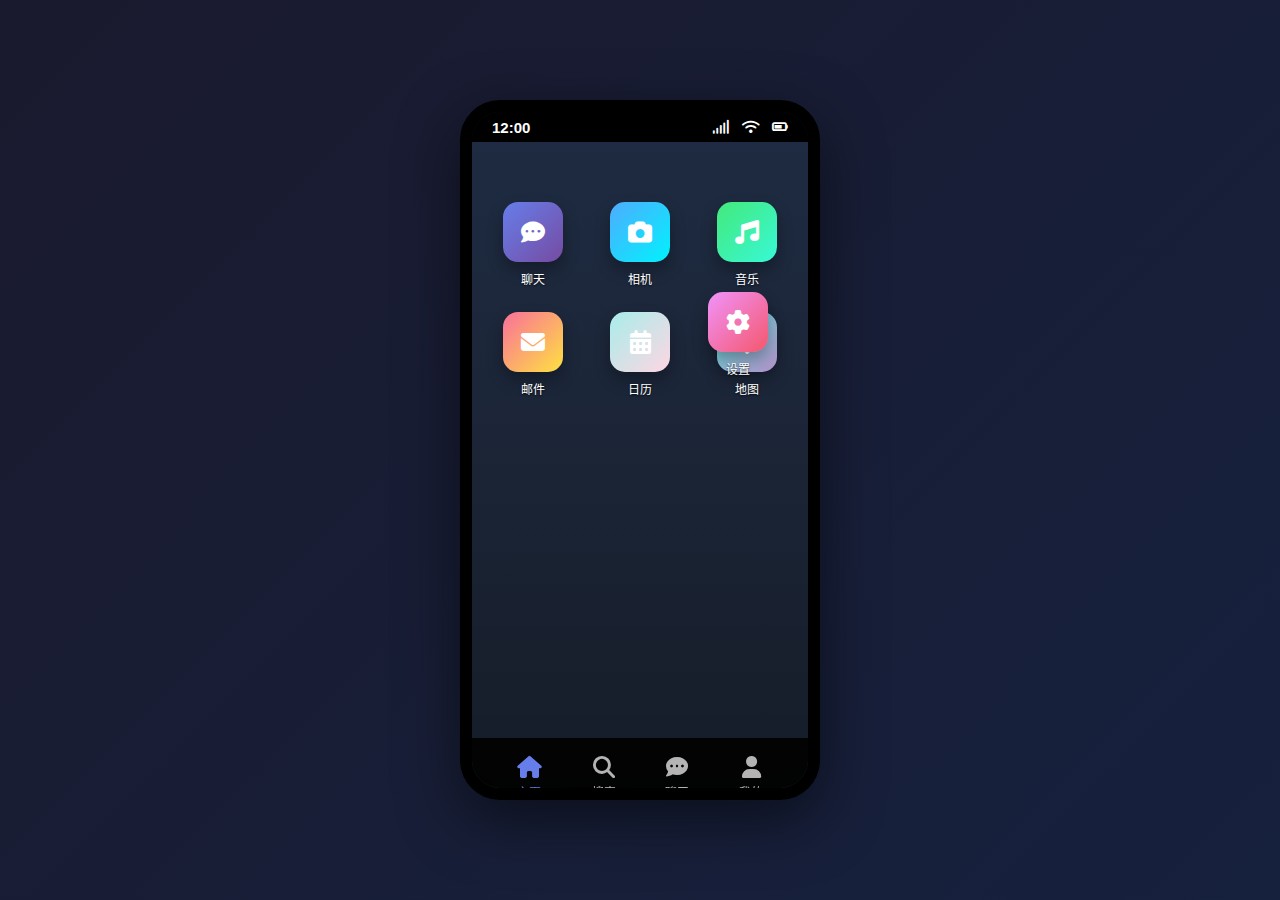
<file: 小手机.html>
<!DOCTYPE html>
<html lang="zh-CN">
<head>
    <meta charset="UTF-8">
    <meta name="viewport" content="width=device-width, initial-scale=1.0">
    <title>AI聊天手机</title>
    <link rel="stylesheet" href="https://cdnjs.cloudflare.com/ajax/libs/font-awesome/6.4.0/css/all.min.css">
    <style>
        * {
            margin: 0;
            padding: 0;
            box-sizing: border-box;
            font-family: 'Segoe UI', 'PingFang SC', 'Microsoft YaHei', sans-serif;
        }
        
        body {
            background: linear-gradient(135deg, #1a1a2e 0%, #16213e 100%);
            display: flex;
            justify-content: center;
            align-items: center;
            min-height: 100vh;
            padding: 20px;
        }
        
        /* 手机容器 */
        .phone-container {
            width: 360px;
            height: 700px;
            background: #121212;
            border-radius: 40px;
            box-shadow: 0 20px 60px rgba(0, 0, 0, 0.5);
            overflow: hidden;
            position: relative;
            border: 12px solid #000;
        }
        
        /* 状态栏 */
        .status-bar {
            height: 30px;
            background: #000;
            color: #fff;
            display: flex;
            justify-content: space-between;
            align-items: center;
            padding: 0 20px;
            font-size: 14px;
            font-weight: 600;
            position: relative;
            z-index: 100;
        }
        
        .time {
            font-size: 15px;
            font-weight: 700;
        }
        
        /* 桌面 */
        .desktop {
            height: calc(100% - 80px);
            background: linear-gradient(180deg, #1e1e1e 0%, #121212 100%);
            padding: 20px;
            position: relative;
            overflow: hidden;
        }
        
        /* 壁纸 */
        .wallpaper {
            position: absolute;
            top: 0;
            left: 0;
            width: 100%;
            height: 100%;
            background: linear-gradient(rgba(30, 60, 114, 0.7), rgba(42, 82, 152, 0.3)), 
                        url('https://images.unsplash.com/photo-1550745165-9bc0b252726f?ixlib=rb-4.0.3&auto=format&fit=crop&w=1350&q=80');
            background-size: cover;
            opacity: 0.6;
            z-index: 1;
        }
        
        /* 图标容器 */
        .icons-container {
            position: relative;
            z-index: 2;
            display: grid;
            grid-template-columns: repeat(3, 1fr);
            gap: 25px;
            margin-top: 40px;
        }
        
        /* 应用图标 */
        .app-icon {
            display: flex;
            flex-direction: column;
            align-items: center;
            cursor: pointer;
            transition: transform 0.3s;
        }
        
        .app-icon:hover {
            transform: translateY(-5px);
        }
        
        .app-icon .icon {
            width: 60px;
            height: 60px;
            border-radius: 15px;
            display: flex;
            justify-content: center;
            align-items: center;
            font-size: 24px;
            color: white;
            margin-bottom: 8px;
            box-shadow: 0 8px 16px rgba(0, 0, 0, 0.3);
        }
        
        .app-icon .name {
            color: white;
            font-size: 12px;
            font-weight: 500;
            text-shadow: 0 1px 2px rgba(0, 0, 0, 0.8);
        }
        
        /* 聊天图标 */
        .chat-icon .icon {
            background: linear-gradient(135deg, #667eea 0%, #764ba2 100%);
        }
        
        /* 设置图标 */
        .settings-icon .icon {
            background: linear-gradient(135deg, #f093fb 0%, #f5576c 100%);
        }
        
        /* 设置图标位置 */
        .settings-icon {
            position: absolute;
            bottom: 20px;
            right: 20px;
        }
        
        /* 应用界面 */
        .app-screen {
            position: absolute;
            top: 0;
            left: 0;
            width: 100%;
            height: 100%;
            background: #121212;
            z-index: 10;
            transform: translateX(100%);
            transition: transform 0.4s cubic-bezier(0.22, 0.61, 0.36, 1);
            display: flex;
            flex-direction: column;
        }
        
        .app-screen.active {
            transform: translateX(0);
        }
        
        /* 应用标题栏 */
        .app-header {
            height: 60px;
            background: rgba(30, 30, 30, 0.95);
            display: flex;
            align-items: center;
            padding: 0 20px;
            color: white;
            border-bottom: 1px solid rgba(255, 255, 255, 0.1);
        }
        
        .back-button {
            background: none;
            border: none;
            color: white;
            font-size: 20px;
            margin-right: 15px;
            cursor: pointer;
        }
        
        .app-title {
            font-size: 18px;
            font-weight: 600;
        }
        
        /* 聊天应用 */
        .chat-container {
            flex: 1;
            display: flex;
            flex-direction: column;
            overflow: hidden;
        }
        
        .chat-header {
            padding: 15px 20px;
            background: rgba(30, 30, 30, 0.9);
            border-bottom: 1px solid rgba(255, 255, 255, 0.1);
            display: flex;
            justify-content: space-between;
            align-items: center;
        }
        
        .character-info {
            display: flex;
            align-items: center;
        }
        
        .character-avatar {
            width: 40px;
            height: 40px;
            border-radius: 50%;
            background: linear-gradient(135deg, #667eea 0%, #764ba2 100%);
            display: flex;
            align-items: center;
            justify-content: center;
            font-size: 18px;
            color: white;
            margin-right: 10px;
        }
        
        .create-character-btn {
            background: linear-gradient(135deg, #667eea 0%, #764ba2 100%);
            border: none;
            color: white;
            padding: 8px 15px;
            border-radius: 20px;
            font-size: 14px;
            cursor: pointer;
            transition: opacity 0.3s;
        }
        
        .create-character-btn:hover {
            opacity: 0.9;
        }
        
        /* 消息区域 */
        .messages-container {
            flex: 1;
            padding: 20px;
            overflow-y: auto;
            background: rgba(20, 20, 30, 0.8);
        }
        
        .message {
            margin-bottom: 15px;
            display: flex;
        }
        
        .user-message {
            justify-content: flex-end;
        }
        
        .ai-message {
            justify-content: flex-start;
        }
        
        .message-bubble {
            max-width: 75%;
            padding: 12px 16px;
            border-radius: 20px;
            font-size: 15px;
            line-height: 1.4;
        }
        
        .user-message .message-bubble {
            background: linear-gradient(135deg, #667eea 0%, #764ba2 100%);
            color: white;
            border-bottom-right-radius: 5px;
        }
        
        .ai-message .message-bubble {
            background: rgba(255, 255, 255, 0.1);
            color: white;
            border-bottom-left-radius: 5px;
        }
        
        /* 输入区域 */
        .input-container {
            padding: 15px 20px;
            background: rgba(30, 30, 30, 0.95);
            border-top: 1px solid rgba(255, 255, 255, 0.1);
            display: flex;
            align-items: center;
        }
        
        .message-input {
            flex: 1;
            background: rgba(255, 255, 255, 0.1);
            border: 1px solid rgba(255, 255, 255, 0.2);
            border-radius: 25px;
            padding: 12px 20px;
            color: white;
            font-size: 15px;
            outline: none;
        }
        
        .message-input::placeholder {
            color: rgba(255, 255, 255, 0.6);
        }
        
        .send-button, .ai-response-button {
            background: linear-gradient(135deg, #667eea 0%, #764ba2 100%);
            border: none;
            color: white;
            width: 45px;
            height: 45px;
            border-radius: 50%;
            margin-left: 10px;
            font-size: 18px;
            cursor: pointer;
            display: flex;
            align-items: center;
            justify-content: center;
            transition: opacity 0.3s;
        }
        
        .send-button:hover, .ai-response-button:hover {
            opacity: 0.9;
        }
        
        /* 设置页面 */
        .settings-container {
            flex: 1;
            padding: 20px;
            overflow-y: auto;
            background: rgba(20, 20, 30, 0.8);
        }
        
        .settings-section {
            background: rgba(255, 255, 255, 0.05);
            border-radius: 15px;
            padding: 20px;
            margin-bottom: 20px;
            border: 1px solid rgba(255, 255, 255, 0.1);
        }
        
        .settings-title {
            color: white;
            font-size: 18px;
            margin-bottom: 15px;
            display: flex;
            align-items: center;
        }
        
        .settings-title i {
            margin-right: 10px;
            color: #667eea;
        }
        
        .api-input {
            width: 100%;
            padding: 12px 15px;
            background: rgba(255, 255, 255, 0.1);
            border: 1px solid rgba(255, 255, 255, 0.2);
            border-radius: 10px;
            color: white;
            font-size: 15px;
            margin-bottom: 10px;
            outline: none;
        }
        
        .api-input::placeholder {
            color: rgba(255, 255, 255, 0.6);
        }
        
        .save-button {
            background: linear-gradient(135deg, #667eea 0%, #764ba2 100%);
            border: none;
            color: white;
            padding: 12px 20px;
            border-radius: 10px;
            font-size: 15px;
            cursor: pointer;
            width: 100%;
            transition: opacity 0.3s;
        }
        
        .save-button:hover {
            opacity: 0.9;
        }
        
        /* 底部导航栏 */
        .dock {
            height: 80px;
            background: rgba(0, 0, 0, 0.8);
            backdrop-filter: blur(20px);
            display: flex;
            justify-content: space-around;
            align-items: center;
            padding: 0 20px;
            position: relative;
            z-index: 2;
        }
        
        .dock-icon {
            display: flex;
            flex-direction: column;
            align-items: center;
            color: rgba(255, 255, 255, 0.7);
            font-size: 12px;
            cursor: pointer;
            transition: color 0.3s;
        }
        
        .dock-icon.active {
            color: #667eea;
        }
        
        .dock-icon i {
            font-size: 22px;
            margin-bottom: 5px;
        }
        
        /* 角色创建模态框 */
        .modal {
            position: absolute;
            top: 0;
            left: 0;
            width: 100%;
            height: 100%;
            background: rgba(0, 0, 0, 0.8);
            display: flex;
            justify-content: center;
            align-items: center;
            z-index: 20;
            opacity: 0;
            visibility: hidden;
            transition: opacity 0.3s, visibility 0.3s;
        }
        
        .modal.active {
            opacity: 1;
            visibility: visible;
        }
        
        .modal-content {
            background: #1e1e1e;
            width: 85%;
            max-width: 400px;
            border-radius: 20px;
            padding: 25px;
            box-shadow: 0 20px 50px rgba(0, 0, 0, 0.5);
            border: 1px solid rgba(255, 255, 255, 0.1);
        }
        
        .modal-title {
            color: white;
            font-size: 22px;
            margin-bottom: 20px;
            text-align: center;
        }
        
        .character-option {
            background: rgba(255, 255, 255, 0.05);
            border-radius: 15px;
            padding: 15px;
            margin-bottom: 15px;
            cursor: pointer;
            border: 2px solid transparent;
            transition: border-color 0.3s, transform 0.3s;
        }
        
        .character-option:hover {
            border-color: rgba(102, 126, 234, 0.5);
            transform: translateY(-3px);
        }
        
        .character-option.selected {
            border-color: #667eea;
            background: rgba(102, 126, 234, 0.1);
        }
        
        .character-name {
            color: white;
            font-size: 16px;
            font-weight: 600;
            margin-bottom: 5px;
        }
        
        .character-desc {
            color: rgba(255, 255, 255, 0.7);
            font-size: 14px;
        }
        
        /* 时间更新动画 */
        @keyframes fadeIn {
            from { opacity: 0; }
            to { opacity: 1; }
        }
        
        /* 响应式调整 */
        @media (max-width: 400px) {
            .phone-container {
                width: 320px;
                height: 650px;
            }
        }
    </style>
</head>
<body>
    <!-- 手机容器 -->
    <div class="phone-container">
        <!-- 状态栏 -->
        <div class="status-bar">
            <div class="time" id="current-time">12:00</div>
            <div class="status-icons">
                <i class="fas fa-signal"></i>
                <i class="fas fa-wifi" style="margin: 0 8px;"></i>
                <i class="fas fa-battery-three-quarters"></i>
            </div>
        </div>
        
        <!-- 手机桌面 -->
        <div class="desktop">
            <div class="wallpaper"></div>
            
            <!-- 应用图标 -->
            <div class="icons-container">
                <!-- 聊天应用图标 -->
                <div class="app-icon chat-icon" id="chat-app-icon">
                    <div class="icon">
                        <i class="fas fa-comment-dots"></i>
                    </div>
                    <div class="name">聊天</div>
                </div>
                
                <!-- 其他应用图标占位 -->
                <div class="app-icon">
                    <div class="icon" style="background: linear-gradient(135deg, #4facfe 0%, #00f2fe 100%);">
                        <i class="fas fa-camera"></i>
                    </div>
                    <div class="name">相机</div>
                </div>
                
                <div class="app-icon">
                    <div class="icon" style="background: linear-gradient(135deg, #43e97b 0%, #38f9d7 100%);">
                        <i class="fas fa-music"></i>
                    </div>
                    <div class="name">音乐</div>
                </div>
                
                <div class="app-icon">
                    <div class="icon" style="background: linear-gradient(135deg, #fa709a 0%, #fee140 100%);">
                        <i class="fas fa-envelope"></i>
                    </div>
                    <div class="name">邮件</div>
                </div>
                
                <div class="app-icon">
                    <div class="icon" style="background: linear-gradient(135deg, #a8edea 0%, #fed6e3 100%);">
                        <i class="fas fa-calendar-alt"></i>
                    </div>
                    <div class="name">日历</div>
                </div>
                
                <div class="app-icon">
                    <div class="icon" style="background: linear-gradient(135deg, #5ee7df 0%, #b490ca 100%);">
                        <i class="fas fa-map-marker-alt"></i>
                    </div>
                    <div class="name">地图</div>
                </div>
                
                <!-- 设置应用图标 -->
                <div class="app-icon settings-icon" id="settings-app-icon">
                    <div class="icon">
                        <i class="fas fa-cog"></i>
                    </div>
                    <div class="name">设置</div>
                </div>
            </div>
        </div>
        
        <!-- 底部导航栏 -->
        <div class="dock">
            <div class="dock-icon active" id="home-dock">
                <i class="fas fa-home"></i>
                <span>主页</span>
            </div>
            <div class="dock-icon" id="search-dock">
                <i class="fas fa-search"></i>
                <span>搜索</span>
            </div>
            <div class="dock-icon" id="chat-dock">
                <i class="fas fa-comment-dots"></i>
                <span>聊天</span>
            </div>
            <div class="dock-icon" id="profile-dock">
                <i class="fas fa-user"></i>
                <span>我的</span>
            </div>
        </div>
        
        <!-- 聊天应用界面 -->
        <div class="app-screen" id="chat-app">
            <div class="app-header">
                <button class="back-button" id="back-from-chat">
                    <i class="fas fa-chevron-left"></i>
                </button>
                <div class="app-title">AI聊天</div>
            </div>
            
            <div class="chat-container">
                <div class="chat-header">
                    <div class="character-info">
                        <div class="character-avatar" id="current-character-avatar">
                            <i class="fas fa-robot"></i>
                        </div>
                        <div>
                            <div id="current-character-name">AI助手</div>
                            <div style="font-size: 12px; color: rgba(255, 255, 255, 0.7);">点击选择角色</div>
                        </div>
                    </div>
                    <button class="create-character-btn" id="create-character-btn">创建角色</button>
                </div>
                
                <div class="messages-container" id="messages-container">
                    <!-- 消息会动态添加到这里 -->
                    <div class="message ai-message">
                        <div class="message-bubble">
                            你好！我是您的AI助手。请先选择一个聊天角色，然后我们就可以开始聊天了！
                        </div>
                    </div>
                </div>
                
                <div class="input-container">
                    <input type="text" class="message-input" id="message-input" placeholder="输入消息...">
                    <button class="send-button" id="send-button">
                        <i class="fas fa-paper-plane"></i>
                    </button>
                    <button class="ai-response-button" id="ai-response-button">
                        <i class="fas fa-robot"></i>
                    </button>
                </div>
            </div>
        </div>
        
        <!-- 设置应用界面 -->
        <div class="app-screen" id="settings-app">
            <div class="app-header">
                <button class="back-button" id="back-from-settings">
                    <i class="fas fa-chevron-left"></i>
                </button>
                <div class="app-title">设置</div>
            </div>
            
            <div class="settings-container">
                <div class="settings-section">
                    <div class="settings-title">
                        <i class="fas fa-key"></i> API设置
                    </div>
                    <p style="color: rgba(255, 255, 255, 0.7); margin-bottom: 15px; font-size: 14px;">
                        请输入您的API密钥以启用AI聊天功能。您可以在AI服务提供商的网站上获取API密钥。
                    </p>
                    <input type="text" class="api-input" id="api-key-input" placeholder="输入API密钥">
                    <input type="text" class="api-input" id="api-endpoint-input" placeholder="API端点 (可选)">
                    <button class="save-button" id="save-api-button">保存设置</button>
                </div>
                
                <div class="settings-section">
                    <div class="settings-title">
                        <i class="fas fa-sliders-h"></i> 聊天设置
                    </div>
                    <div style="color: rgba(255, 255, 255, 0.7); margin-bottom: 10px; font-size: 14px;">
                        AI回复速度
                    </div>
                    <input type="range" min="1" max="5" value="3" class="api-input" id="response-speed">
                    
                    <div style="color: rgba(255, 255, 255, 0.7); margin-top: 20px; margin-bottom: 10px; font-size: 14px;">
                        回复风格
                    </div>
                    <select class="api-input" id="response-style">
                        <option value="balanced">平衡</option>
                        <option value="creative">创意</option>
                        <option value="precise">精确</option>
                    </select>
                </div>
                
                <div class="settings-section">
                    <div class="settings-title">
                        <i class="fas fa-info-circle"></i> 关于
                    </div>
                    <p style="color: rgba(255, 255, 255, 0.7); margin-bottom: 10px; font-size: 14px;">
                        AI聊天手机 v1.0
                    </p>
                    <p style="color: rgba(255, 255, 255, 0.7); font-size: 14px;">
                        这是一个模拟手机界面的AI聊天应用。您可以通过设置API密钥来启用真实的AI聊天功能。
                    </p>
                </div>
            </div>
        </div>
        
        <!-- 角色创建模态框 -->
        <div class="modal" id="character-modal">
            <div class="modal-content">
                <div class="modal-title">选择聊天角色</div>
                
                <div class="character-option" data-character="assistant">
                    <div class="character-name">AI助手</div>
                    <div class="character-desc">通用AI助手，可以回答各种问题</div>
                </div>
                
                <div class="character-option" data-character="creative">
                    <div class="character-name">创意作家</div>
                    <div class="character-desc">帮助你进行创意写作和头脑风暴</div>
                </div>
                
                <div class="character-option" data-character="coder">
                    <div class="character-name">编程专家</div>
                    <div class="character-desc">解答编程问题，提供代码示例</div>
                </div>
                
                <div class="character-option" data-character="teacher">
                    <div class="character-name">教师</div>
                    <div class="character-desc">解释复杂概念，帮助学习新知识</div>
                </div>
                
                <div style="display: flex; margin-top: 20px;">
                    <button class="save-button" id="select-character-btn" style="margin-right: 10px;">选择角色</button>
                    <button class="save-button" id="close-modal-btn" style="background: rgba(255, 255, 255, 0.1);">取消</button>
                </div>
            </div>
        </div>
    </div>

    <script>
        // 更新时间
        function updateTime() {
            const now = new Date();
            const timeString = now.toLocaleTimeString('zh-CN', { 
                hour: '2-digit', 
                minute: '2-digit',
                hour12: false 
            });
            document.getElementById('current-time').textContent = timeString;
        }
        
        // 初始更新时间
        updateTime();
        setInterval(updateTime, 1000);
        
        // DOM元素
        const chatAppIcon = document.getElementById('chat-app-icon');
        const settingsAppIcon = document.getElementById('settings-app-icon');
        const chatApp = document.getElementById('chat-app');
        const settingsApp = document.getElementById('settings-app');
        const backFromChat = document.getElementById('back-from-chat');
        const backFromSettings = document.getElementById('back-from-settings');
        const messageInput = document.getElementById('message-input');
        const sendButton = document.getElementById('send-button');
        const aiResponseButton = document.getElementById('ai-response-button');
        const messagesContainer = document.getElementById('messages-container');
        const characterModal = document.getElementById('character-modal');
        const createCharacterBtn = document.getElementById('create-character-btn');
        const closeModalBtn = document.getElementById('close-modal-btn');
        const selectCharacterBtn = document.getElementById('select-character-btn');
        const characterOptions = document.querySelectorAll('.character-option');
        const currentCharacterName = document.getElementById('current-character-name');
        const currentCharacterAvatar = document.getElementById('current-character-avatar');
        const apiKeyInput = document.getElementById('api-key-input');
        const apiEndpointInput = document.getElementById('api-endpoint-input');
        const saveApiButton = document.getElementById('save-api-button');
        
        // 应用状态
        let currentScreen = 'desktop';
        let selectedCharacter = 'assistant';
        let apiKey = '';
        let apiEndpoint = '';
        let messageHistory = [];
        
        // 从localStorage加载设置
        function loadSettings() {
            const savedApiKey = localStorage.getItem('aiChatApiKey');
            const savedApiEndpoint = localStorage.getItem('aiChatApiEndpoint');
            const savedCharacter = localStorage.getItem('aiChatCharacter');
            
            if (savedApiKey) {
                apiKey = savedApiKey;
                apiKeyInput.value = savedApiKey;
            }
            
            if (savedApiEndpoint) {
                apiEndpoint = savedApiEndpoint;
                apiEndpointInput.value = savedApiEndpoint;
            }
            
            if (savedCharacter) {
                selectedCharacter = savedCharacter;
                updateCharacterUI(savedCharacter);
            }
        }
        
        // 保存设置到localStorage
        function saveSettings() {
            localStorage.setItem('aiChatApiKey', apiKey);
            localStorage.setItem('aiChatApiEndpoint', apiEndpoint);
            localStorage.setItem('aiChatCharacter', selectedCharacter);
        }
        
        // 更新角色UI
        function updateCharacterUI(character) {
            const characterData = {
                assistant: { name: 'AI助手', icon: 'fas fa-robot', color: 'linear-gradient(135deg, #667eea 0%, #764ba2 100%)' },
                creative: { name: '创意作家', icon: 'fas fa-pen-nib', color: 'linear-gradient(135deg, #f093fb 0%, #f5576c 100%)' },
                coder: { name: '编程专家', icon: 'fas fa-code', color: 'linear-gradient(135deg, #4facfe 0%, #00f2fe 100%)' },
                teacher: { name: '教师', icon: 'fas fa-chalkboard-teacher', color: 'linear-gradient(135deg, #43e97b 0%, #38f9d7 100%)' }
            };
            
            const data = characterData[character] || characterData.assistant;
            currentCharacterName.textContent = data.name;
            currentCharacterAvatar.innerHTML = `<i class="${data.icon}"></i>`;
            currentCharacterAvatar.style.background = data.color;
        }
        
        // 显示屏幕
        function showScreen(screen) {
            // 隐藏所有屏幕
            document.querySelectorAll('.app-screen').forEach(app => {
                app.classList.remove('active');
            });
            
            // 显示目标屏幕
            if (screen === 'chat') {
                chatApp.classList.add('active');
                currentScreen = 'chat';
                // 聚焦到输入框
                setTimeout(() => {
                    messageInput.focus();
                }, 300);
            } else if (screen === 'settings') {
                settingsApp.classList.add('active');
                currentScreen = 'settings';
            } else {
                currentScreen = 'desktop';
            }
        }
        
        // 添加消息到聊天
        function addMessage(text, isUser) {
            const messageDiv = document.createElement('div');
            messageDiv.className = `message ${isUser ? 'user-message' : 'ai-message'}`;
            
            const bubbleDiv = document.createElement('div');
            bubbleDiv.className = 'message-bubble';
            bubbleDiv.textContent = text;
            
            messageDiv.appendChild(bubbleDiv);
            messagesContainer.appendChild(messageDiv);
            
            // 滚动到底部
            messagesContainer.scrollTop = messagesContainer.scrollHeight;
            
            // 保存到历史记录
            messageHistory.push({ text, isUser });
        }
        
        // 模拟AI回复
        function getAIResponse(userMessage, character) {
            const responses = {
                assistant: [
                    "我理解您的问题。作为一个AI助手，我可以帮助您解答各种问题。",
                    "这是一个很好的问题！让我思考一下如何最好地回答您。",
                    "根据我的知识，我可以告诉您...",
                    "谢谢您的提问！我很乐意帮助您解决这个问题。"
                ],
                creative: [
                    "从创意的角度来看，这个问题可以有很多有趣的解释...",
                    "让我为您编织一个富有想象力的回答...",
                    "在艺术和创造力的世界里，我们可以这样思考...",
                    "这是一个激发灵感的话题！让我们探索各种可能性..."
                ],
                coder: [
                    "从编程的角度来看，这个问题可以通过以下代码解决...",
                    "这个算法问题可以使用递归方法处理...",
                    "让我为您提供一个代码示例...",
                    "在软件开发中，这个问题通常这样解决..."
                ],
                teacher: [
                    "让我以教学的方式为您解释这个概念...",
                    "为了更好地理解，我们可以从基本原理开始...",
                    "这是一个重要的知识点，让我为您详细讲解...",
                    "学习这个主题的关键在于掌握几个核心概念..."
                ]
            };
            
            const characterResponses = responses[character] || responses.assistant;
            return characterResponses[Math.floor(Math.random() * characterResponses.length)];
        }
</file>
